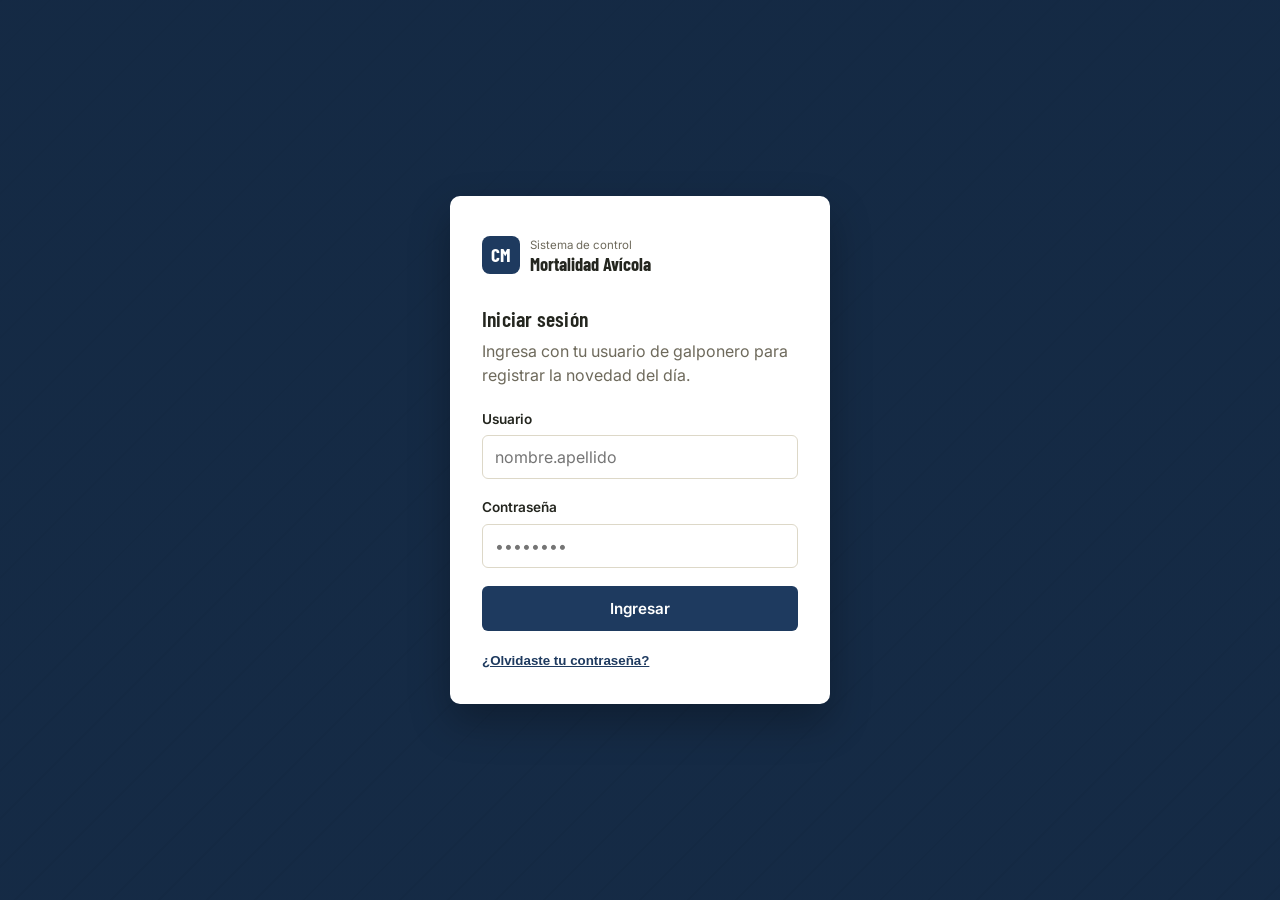
<file: index.html>
<!DOCTYPE html>
<html lang="es">
<head>
<meta charset="UTF-8" />
<meta name="viewport" content="width=device-width, initial-scale=1" />
<title>Iniciar sesión · Control de Mortalidad Avícola</title>
<link rel="preconnect" href="https://fonts.googleapis.com" />
<link href="https://fonts.googleapis.com/css2?family=Barlow+Condensed:wght@500;600;700&family=Inter:wght@400;500;600;700&display=swap" rel="stylesheet" />
<link rel="stylesheet" href="assets/css/styles.css" />
</head>
<body>

<main class="login-screen">
  <div class="login-card">
    <div class="login-brand">
      <div class="mark" aria-hidden="true">CM</div>
      <div class="brand-text">
        <p class="eyebrow">Sistema de control</p>
        <strong>Mortalidad Avícola</strong>
      </div>
    </div>

    <h1 style="font-size:1.35rem; margin-bottom:4px;">Iniciar sesión</h1>
    <p style="margin-bottom:22px;">Ingresa con tu usuario de galponero para registrar la novedad del día.</p>

    <form id="login-form" novalidate>
      <div class="field">
        <label for="usuario">Usuario</label>
        <input type="text" id="usuario" name="usuario" autocomplete="username" placeholder="nombre.apellido" required />
      </div>

      <div class="field">
        <label for="clave">Contraseña</label>
        <input type="password" id="clave" name="clave" autocomplete="current-password" placeholder="••••••••" required />
      </div>

      <button type="submit" class="btn btn-primary btn-block">Ingresar</button>
    </form>

    <div class="login-foot">
      <button type="button" class="btn-link">¿Olvidaste tu contraseña?</button>
    </div>
  </div>
</main>

<script src="assets/js/app.js"></script>
<script>
  document.getElementById("login-form").addEventListener("submit", function (e) {
    e.preventDefault();
    const usuario = document.getElementById("usuario").value.trim();
    const clave = document.getElementById("clave").value.trim();

    if (!usuario || !clave) return;

    sessionStorage.setItem("mortalidad_user", usuario);
    window.location.href = "galpones.html";
  });
</script>
</body>
</html>
</file>
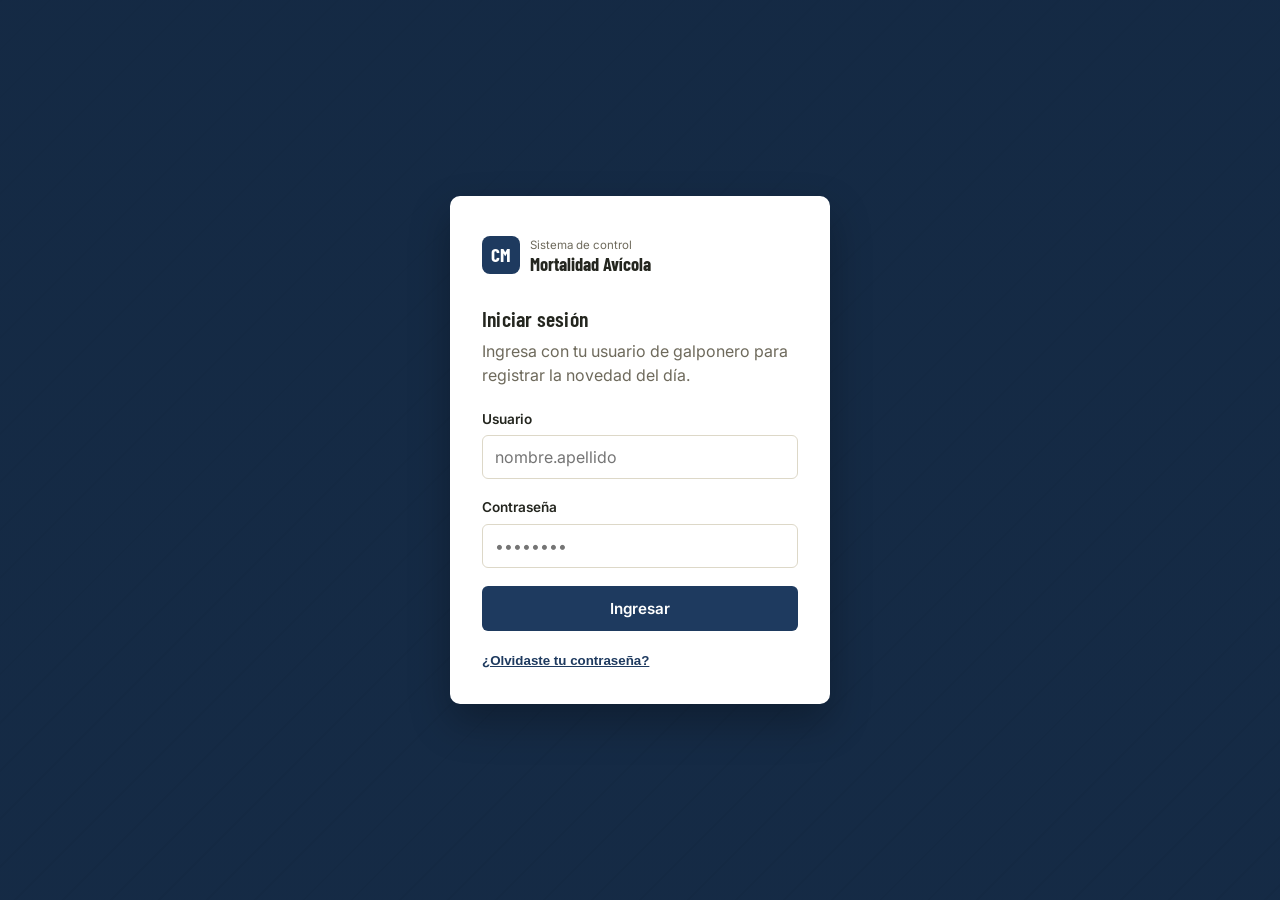
<file: galpones.html>
<!DOCTYPE html>
<html lang="es">
<head>
<meta charset="UTF-8" />
<meta name="viewport" content="width=device-width, initial-scale=1" />
<title>Galpones · Control de Mortalidad Avícola</title>
<link rel="preconnect" href="https://fonts.googleapis.com" />
<link href="https://fonts.googleapis.com/css2?family=Barlow+Condensed:wght@500;600;700&family=Inter:wght@400;500;600;700&display=swap" rel="stylesheet" />
<link rel="stylesheet" href="assets/css/styles.css" />
</head>
<body>

<div class="app-shell">
  <nav class="sidebar" aria-label="Navegación principal">
    <div class="brand">
      <div class="mark" aria-hidden="true">CM</div>
      <strong>Mortalidad<br />Avícola</strong>
    </div>

    <ul class="nav-list">
      <li><a href="galpones.html" class="active">
        <span class="ico" aria-hidden="true">
          <svg width="18" height="18" viewBox="0 0 24 24" fill="none" stroke="currentColor" stroke-width="2"><path d="M3 11l9-7 9 7"/><path d="M5 10v9a1 1 0 0 0 1 1h12a1 1 0 0 0 1-1v-9"/></svg>
        </span>
        Galpones
      </a></li>
      <li><a href="reportes.html">
        <span class="ico" aria-hidden="true">
          <svg width="18" height="18" viewBox="0 0 24 24" fill="none" stroke="currentColor" stroke-width="2"><path d="M4 19V5"/><path d="M4 19h16"/><rect x="7" y="11" width="3" height="6"/><rect x="12" y="8" width="3" height="9"/><rect x="17" y="13" width="3" height="4"/></svg>
        </span>
        Reportes
      </a></li>
    </ul>

    <div class="sidebar-foot">
      <div class="user-row">
        <div class="avatar" id="user-avatar" aria-hidden="true">U</div>
        <span id="user-name">Usuario</span>
      </div>
      <a href="#" id="logout-link">Cerrar sesión</a>
    </div>
  </nav>

  <main class="main">
    <div class="page-head">
      <div>
        <p class="eyebrow">Panel principal</p>
        <h1>Selecciona un galpón</h1>
        <p>Elige el galpón para registrar la mortalidad de hoy, 8 galpones · 28.000 aves cada uno.</p>
      </div>
    </div>

    <div class="pen-grid" id="pen-grid" role="list"></div>
  </main>
</div>

<script src="assets/js/app.js"></script>
<script>
  requireSession();

  document.getElementById("user-name").textContent = sessionStorage.getItem("mortalidad_user") || "Usuario";
  document.getElementById("user-avatar").textContent = currentUserInitial();

  document.getElementById("logout-link").addEventListener("click", function (e) {
    e.preventDefault();
    sessionStorage.removeItem("mortalidad_user");
    window.location.href = "index.html";
  });

  const grid = document.getElementById("pen-grid");
  const today = todayISO();

  PENS.forEach((pen) => {
    const todaysRecords = getRecords().filter((r) => r.penId === pen.id && r.date === today);
    const done = todaysRecords.length > 0;
    const totalToday = todaysRecords.reduce((sum, r) => sum + r.count, 0);

    const card = document.createElement("button");
    card.type = "button";
    card.className = "pen-card";
    card.setAttribute("role", "listitem");
    card.setAttribute("aria-label", `${pen.name}, ${done ? "reporte registrado" : "reporte pendiente"}`);

    card.innerHTML = `
      <div class="pen-top">
        <div>
          <div class="pen-name">${pen.name}</div>
          <div class="pen-capacity">${pen.capacity.toLocaleString("es-CO")} aves</div>
        </div>
        <span class="status-pill ${done ? "status-done" : "status-pending"}">
          <span class="dot"></span>${done ? "Registrado" : "Pendiente"}
        </span>
      </div>
      <div class="pen-count">
        ${done ? `Reportadas hoy: <strong>${totalToday}</strong>` : "Sin novedades registradas hoy"}
      </div>
    `;

    card.addEventListener("click", () => {
      window.location.href = `registro.html?galpon=${pen.id}`;
    });

    grid.appendChild(card);
  });
</script>
</body>
</html>
</file>
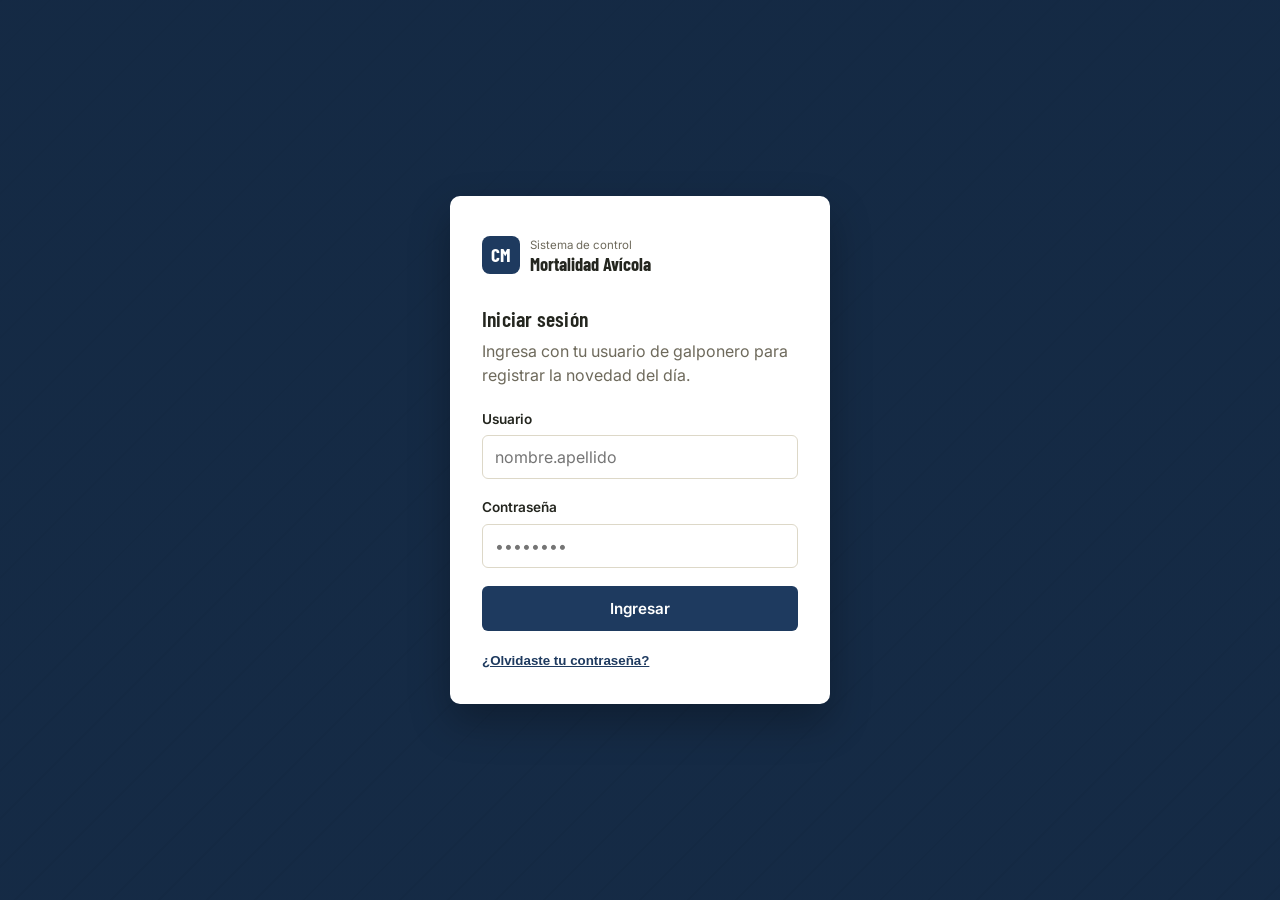
<file: registro.html>
<!DOCTYPE html>
<html lang="es">
<head>
<meta charset="UTF-8" />
<meta name="viewport" content="width=device-width, initial-scale=1" />
<title>Registro de mortalidad · Control de Mortalidad Avícola</title>
<link rel="preconnect" href="https://fonts.googleapis.com" />
<link href="https://fonts.googleapis.com/css2?family=Barlow+Condensed:wght@500;600;700&family=Inter:wght@400;500;600;700&display=swap" rel="stylesheet" />
<link rel="stylesheet" href="assets/css/styles.css" />
</head>
<body>

<div class="app-shell">
  <nav class="sidebar" aria-label="Navegación principal">
    <div class="brand">
      <div class="mark" aria-hidden="true">CM</div>
      <strong>Mortalidad<br />Avícola</strong>
    </div>

    <ul class="nav-list">
      <li><a href="galpones.html">
        <span class="ico" aria-hidden="true">
          <svg width="18" height="18" viewBox="0 0 24 24" fill="none" stroke="currentColor" stroke-width="2"><path d="M3 11l9-7 9 7"/><path d="M5 10v9a1 1 0 0 0 1 1h12a1 1 0 0 0 1-1v-9"/></svg>
        </span>
        Galpones
      </a></li>
      <li><a href="reportes.html">
        <span class="ico" aria-hidden="true">
          <svg width="18" height="18" viewBox="0 0 24 24" fill="none" stroke="currentColor" stroke-width="2"><path d="M4 19V5"/><path d="M4 19h16"/><rect x="7" y="11" width="3" height="6"/><rect x="12" y="8" width="3" height="9"/><rect x="17" y="13" width="3" height="4"/></svg>
        </span>
        Reportes
      </a></li>
    </ul>

    <div class="sidebar-foot">
      <div class="user-row">
        <div class="avatar" id="user-avatar" aria-hidden="true">U</div>
        <span id="user-name">Usuario</span>
      </div>
      <a href="#" id="logout-link">Cerrar sesión</a>
    </div>
  </nav>

  <main class="main">
    <div class="page-head">
      <div>
        <p class="eyebrow">Registro diario</p>
        <h1 id="pen-title">Registro de mortalidad</h1>
        <p id="pen-sub">Completa la novedad del día para este galpón.</p>
      </div>
      <a href="galpones.html" class="btn btn-ghost">Volver a galpones</a>
    </div>

    <form id="record-form" class="form-card" novalidate>
      <div class="field">
        <label for="fecha">Fecha</label>
        <input type="date" id="fecha" name="fecha" required />
      </div>

      <div class="mortality-field" id="mortality-field">
        <label for="cantidad">Cantidad de pollos muertos</label>
        <div class="count-row">
          <button type="button" class="stepper-btn" id="btn-minus" aria-label="Restar uno">−</button>
          <input type="number" id="cantidad" name="cantidad" min="0" step="1" value="0" inputmode="numeric" required />
          <button type="button" class="stepper-btn" id="btn-plus" aria-label="Sumar uno">+</button>
        </div>
        <p class="hint">Registra el conteo total de aves muertas encontradas hoy en este galpón.</p>
        <span class="error-msg" id="cantidad-error" hidden>Ingresa un valor de 0 o mayor.</span>
      </div>

      <div class="field">
        <label for="observaciones">Observaciones <span style="font-weight:400; color:var(--color-muted);">(opcional)</span></label>
        <textarea id="observaciones" name="observaciones" placeholder="Ej: posible foco de enfermedad en el sector norte del galpón..."></textarea>
      </div>

      <div class="form-actions">
        <button type="submit" class="btn btn-primary">Guardar registro</button>
        <a href="galpones.html" class="btn btn-ghost">Cancelar</a>
      </div>
    </form>
  </main>
</div>

<div class="toast" id="toast">Registro guardado correctamente</div>

<script src="assets/js/app.js"></script>
<script>
  requireSession();

  document.getElementById("user-name").textContent = sessionStorage.getItem("mortalidad_user") || "Usuario";
  document.getElementById("user-avatar").textContent = currentUserInitial();

  document.getElementById("logout-link").addEventListener("click", function (e) {
    e.preventDefault();
    sessionStorage.removeItem("mortalidad_user");
    window.location.href = "index.html";
  });

  const params = new URLSearchParams(window.location.search);
  const penId = parseInt(params.get("galpon"), 10) || 1;
  const pen = PENS.find((p) => p.id === penId) || PENS[0];

  document.getElementById("pen-title").textContent = `Registro de mortalidad — ${pen.name}`;
  document.getElementById("pen-sub").textContent = `${pen.capacity.toLocaleString("es-CO")} aves · reporte diario`;
  document.getElementById("fecha").value = todayISO();

  const cantidadInput = document.getElementById("cantidad");
  document.getElementById("btn-plus").addEventListener("click", () => {
    cantidadInput.value = (parseInt(cantidadInput.value, 10) || 0) + 1;
  });
  document.getElementById("btn-minus").addEventListener("click", () => {
    cantidadInput.value = Math.max(0, (parseInt(cantidadInput.value, 10) || 0) - 1);
  });

  document.getElementById("record-form").addEventListener("submit", function (e) {
    e.preventDefault();

    const cantidad = parseInt(cantidadInput.value, 10);
    const field = document.getElementById("mortality-field");
    const error = document.getElementById("cantidad-error");

    if (isNaN(cantidad) || cantidad < 0) {
      field.classList.add("field-error");
      error.hidden = false;
      return;
    }
    field.classList.remove("field-error");
    error.hidden = true;

    saveRecord({
      penId: pen.id,
      penName: pen.name,
      date: document.getElementById("fecha").value,
      count: cantidad,
      notes: document.getElementById("observaciones").value.trim(),
      registeredBy: sessionStorage.getItem("mortalidad_user") || "usuario",
      timestamp: new Date().toISOString(),
    });

    const toast = document.getElementById("toast");
    toast.classList.add("show");

    setTimeout(() => {
      window.location.href = "reportes.html";
    }, 900);
  });
</script>
</body>
</html>
</file>
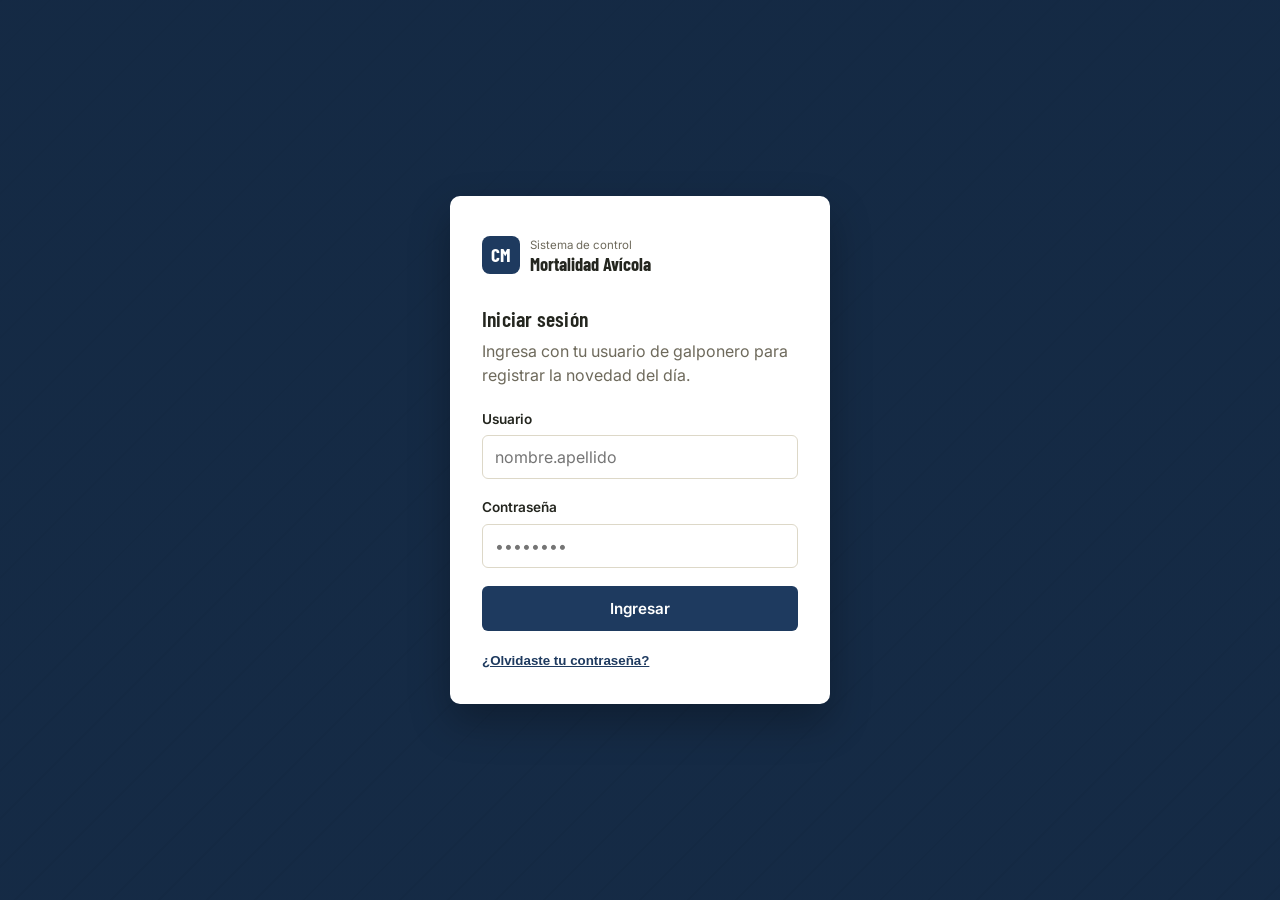
<file: reportes.html>
<!DOCTYPE html>
<html lang="es">
<head>
<meta charset="UTF-8" />
<meta name="viewport" content="width=device-width, initial-scale=1" />
<title>Reportes · Control de Mortalidad Avícola</title>
<link rel="preconnect" href="https://fonts.googleapis.com" />
<link href="https://fonts.googleapis.com/css2?family=Barlow+Condensed:wght@500;600;700&family=Inter:wght@400;500;600;700&display=swap" rel="stylesheet" />
<link rel="stylesheet" href="assets/css/styles.css" />
</head>
<body>

<div class="app-shell">
  <nav class="sidebar" aria-label="Navegación principal">
    <div class="brand">
      <div class="mark" aria-hidden="true">CM</div>
      <strong>Mortalidad<br />Avícola</strong>
    </div>

    <ul class="nav-list">
      <li><a href="galpones.html">
        <span class="ico" aria-hidden="true">
          <svg width="18" height="18" viewBox="0 0 24 24" fill="none" stroke="currentColor" stroke-width="2"><path d="M3 11l9-7 9 7"/><path d="M5 10v9a1 1 0 0 0 1 1h12a1 1 0 0 0 1-1v-9"/></svg>
        </span>
        Galpones
      </a></li>
      <li><a href="reportes.html" class="active">
        <span class="ico" aria-hidden="true">
          <svg width="18" height="18" viewBox="0 0 24 24" fill="none" stroke="currentColor" stroke-width="2"><path d="M4 19V5"/><path d="M4 19h16"/><rect x="7" y="11" width="3" height="6"/><rect x="12" y="8" width="3" height="9"/><rect x="17" y="13" width="3" height="4"/></svg>
        </span>
        Reportes
      </a></li>
    </ul>

    <div class="sidebar-foot">
      <div class="user-row">
        <div class="avatar" id="user-avatar" aria-hidden="true">U</div>
        <span id="user-name">Usuario</span>
      </div>
      <a href="#" id="logout-link">Cerrar sesión</a>
    </div>
  </nav>

  <main class="main">
    <div class="page-head">
      <div>
        <p class="eyebrow">Histórico</p>
        <h1>Reportes de mortalidad</h1>
        <p>Resumen acumulado de todos los registros guardados en este equipo.</p>
      </div>
      <a href="galpones.html" class="btn btn-primary">Nuevo registro</a>
    </div>

    <div class="summary-row" id="summary-row"></div>

    <div class="report-layout">
      <div class="panel">
        <h2>Detalle por registro</h2>
        <div id="table-wrap"></div>
      </div>

      <div class="panel">
        <h2>Mortalidad acumulada por galpón</h2>
        <div class="bar-chart" id="bar-chart"></div>
      </div>
    </div>
  </main>
</div>

<script src="assets/js/app.js"></script>
<script>
  requireSession();

  document.getElementById("user-name").textContent = sessionStorage.getItem("mortalidad_user") || "Usuario";
  document.getElementById("user-avatar").textContent = currentUserInitial();

  document.getElementById("logout-link").addEventListener("click", function (e) {
    e.preventDefault();
    sessionStorage.removeItem("mortalidad_user");
    window.location.href = "index.html";
  });

  const records = getRecords().slice().sort((a, b) => (a.timestamp < b.timestamp ? 1 : -1));

  /* ---- Tarjetas resumen ---- */
  const totalCount = records.reduce((sum, r) => sum + r.count, 0);
  const today = todayISO();
  const todayCount = records.filter((r) => r.date === today).reduce((sum, r) => sum + r.count, 0);
  const pensReportedToday = new Set(records.filter((r) => r.date === today).map((r) => r.penId)).size;

  document.getElementById("summary-row").innerHTML = `
    <div class="summary-card alert">
      <div class="label">Mortalidad de hoy</div>
      <div class="value">${todayCount}</div>
    </div>
    <div class="summary-card">
      <div class="label">Mortalidad acumulada</div>
      <div class="value">${totalCount}</div>
    </div>
    <div class="summary-card">
      <div class="label">Galpones reportados hoy</div>
      <div class="value">${pensReportedToday} / ${PENS.length}</div>
    </div>
  `;

  /* ---- Tabla ---- */
  const tableWrap = document.getElementById("table-wrap");

  if (records.length === 0) {
    tableWrap.innerHTML = `<p class="empty-state">Todavía no hay registros guardados. Ve a <strong>Galpones</strong> y registra la primera novedad del día.</p>`;
  } else {
    const rows = records
      .slice(0, 12)
      .map(
        (r) => `
        <tr>
          <td>${r.penName}</td>
          <td>${formatDate(r.date)}</td>
          <td class="num">${r.count}</td>
        </tr>`
      )
      .join("");

    tableWrap.innerHTML = `
      <table class="report-table">
        <thead>
          <tr><th>Galpón</th><th>Fecha</th><th>Cantidad</th></tr>
        </thead>
        <tbody>${rows}</tbody>
      </table>
    `;
  }

  /* ---- Gráfico de barras por galpón ---- */
  const totalsByPen = PENS.map((pen) => ({
    pen,
    total: records.filter((r) => r.penId === pen.id).reduce((sum, r) => sum + r.count, 0),
  }));

  const maxTotal = Math.max(1, ...totalsByPen.map((t) => t.total));
  const chart = document.getElementById("bar-chart");

  chart.innerHTML = totalsByPen
    .map((t) => {
      const heightPct = Math.round((t.total / maxTotal) * 100);
      const isMax = t.total === maxTotal && t.total > 0;
      return `
        <div class="bar-col ${isMax ? "is-max" : ""}">
          <div class="bar" style="height:${Math.max(heightPct, 2)}%;" title="${t.pen.name}: ${t.total}"></div>
          <div class="bar-label">${t.pen.id}</div>
        </div>`;
    })
    .join("");
</script>
</body>
</html>
</file>
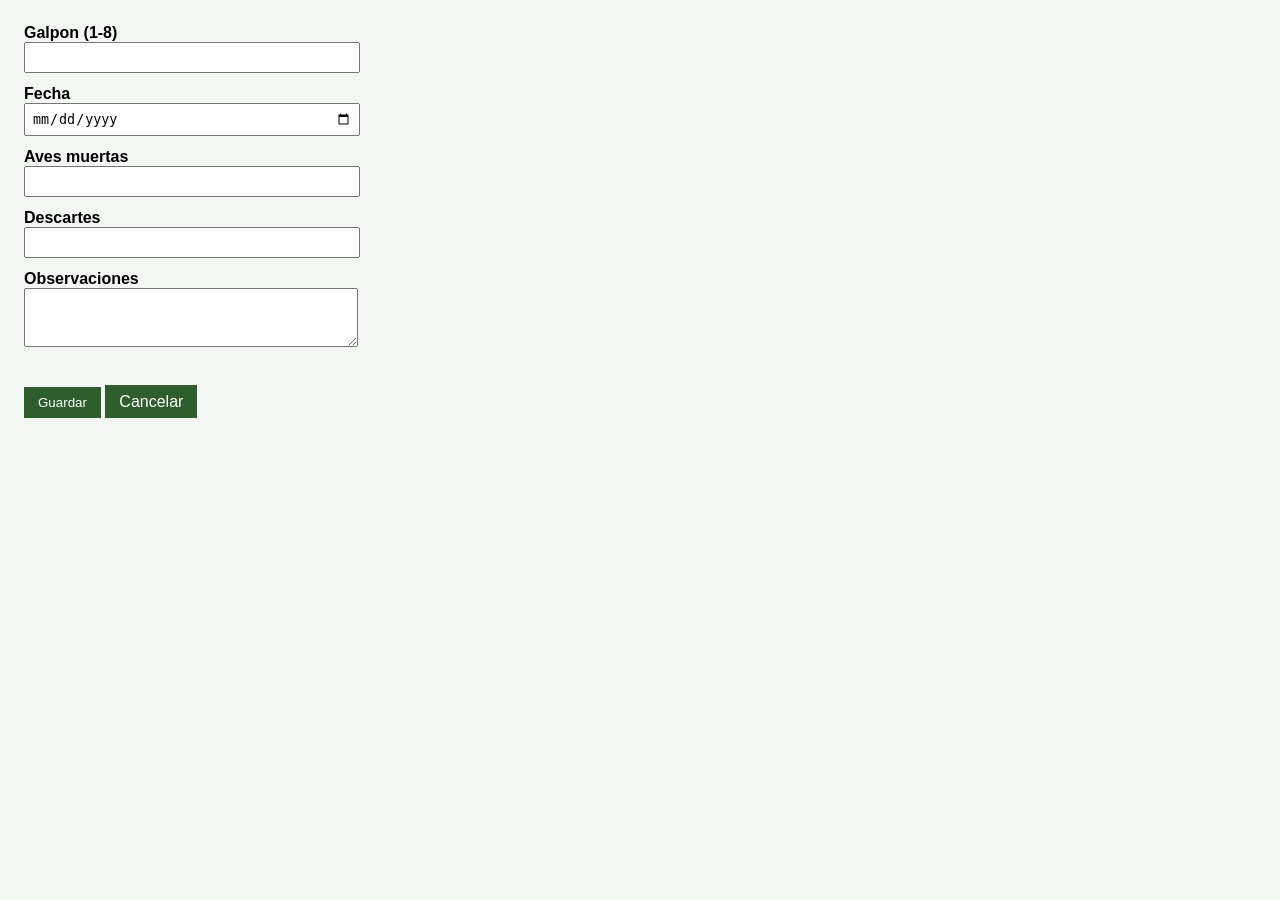
<file: JAIDER_NINO_AA3_EV01/src/main/resources/templates/formulario.html>
<!DOCTYPE html>
<html lang="es" xmlns:th="http://www.thymeleaf.org">
<head>
    <meta charset="UTF-8">
    <title>Registro de mortalidad</title>
    <style>
        body { font-family: Arial, sans-serif; margin: 24px; background: #f4f6f4; }
        h1 { color: #2e5e2e; }
        label { display: block; margin-top: 12px; font-weight: bold; }
        input, textarea { padding: 6px; width: 320px; }
        .boton { background: #2e5e2e; color: #fff; padding: 8px 14px; border: 0; text-decoration: none; cursor: pointer; }
        .error { color: #b00020; display: block; }
    </style>
</head>
<body>
    <h1 th:text="${registro.id == null} ? 'Nuevo registro de mortalidad' : 'Editar registro #' + ${registro.id}"></h1>

    <form method="post" th:action="@{/guardar}" th:object="${registro}">
        <input type="hidden" th:field="*{id}">

        <label for="galpon">Galpon (1-8)</label>
        <input type="number" id="galpon" th:field="*{galpon}">
        <span class="error" th:if="${#fields.hasErrors('galpon')}" th:errors="*{galpon}"></span>

        <label for="fecha">Fecha</label>
        <input type="date" id="fecha" th:field="*{fecha}">
        <span class="error" th:if="${#fields.hasErrors('fecha')}" th:errors="*{fecha}"></span>

        <label for="avesMuertas">Aves muertas</label>
        <input type="number" id="avesMuertas" th:field="*{avesMuertas}">
        <span class="error" th:if="${#fields.hasErrors('avesMuertas')}" th:errors="*{avesMuertas}"></span>

        <label for="descartes">Descartes</label>
        <input type="number" id="descartes" th:field="*{descartes}">
        <span class="error" th:if="${#fields.hasErrors('descartes')}" th:errors="*{descartes}"></span>

        <label for="observaciones">Observaciones</label>
        <textarea id="observaciones" rows="3" th:field="*{observaciones}"></textarea>
        <span class="error" th:if="${#fields.hasErrors('observaciones')}" th:errors="*{observaciones}"></span>

        <br><br>
        <button class="boton" type="submit">Guardar</button>
        <a class="boton" th:href="@{/}">Cancelar</a>
    </form>
</body>
</html>
</file>
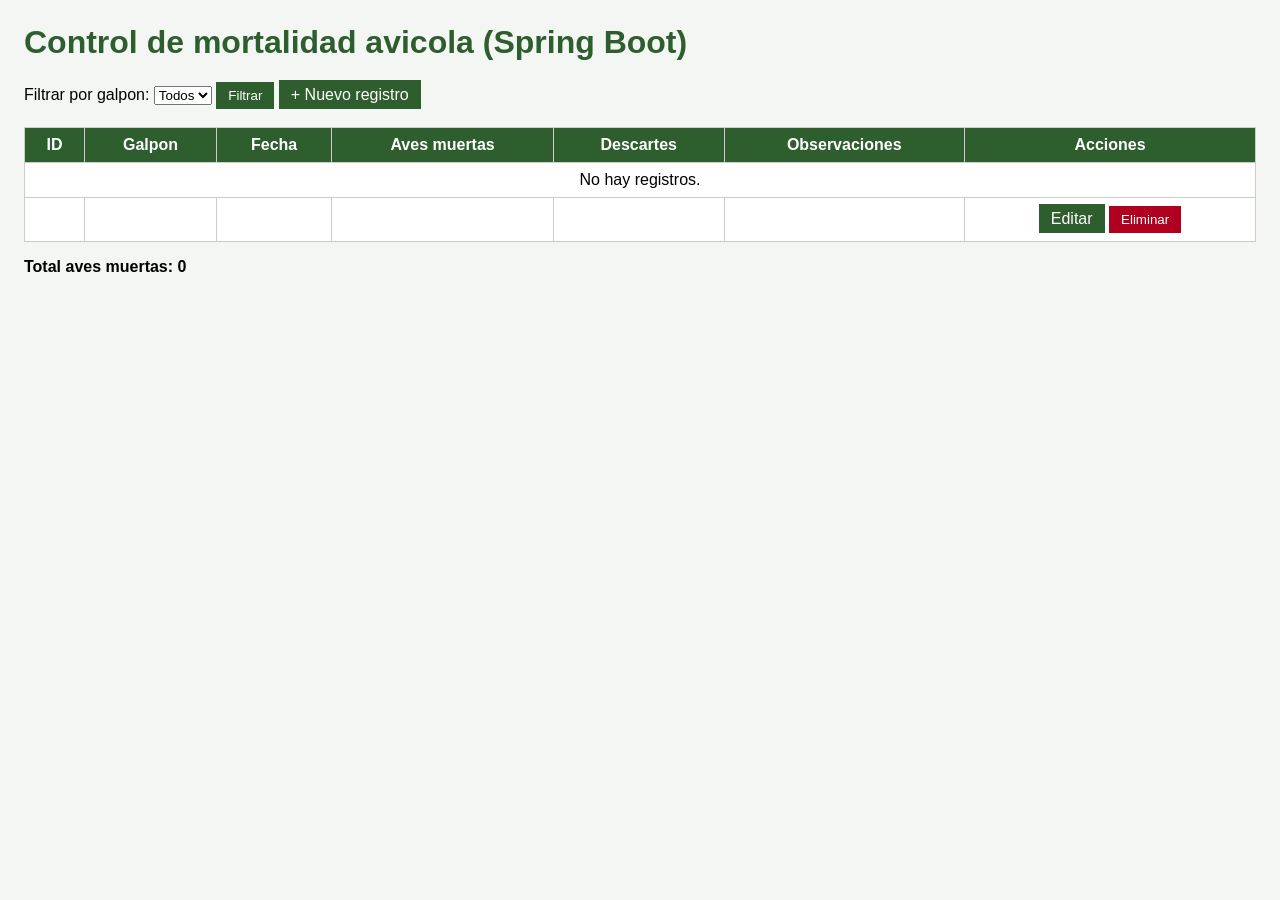
<file: JAIDER_NINO_AA3_EV01/src/main/resources/templates/listado.html>
<!DOCTYPE html>
<html lang="es" xmlns:th="http://www.thymeleaf.org">
<head>
    <meta charset="UTF-8">
    <title>Control de mortalidad avicola</title>
    <style>
        body { font-family: Arial, sans-serif; margin: 24px; background: #f4f6f4; }
        h1 { color: #2e5e2e; }
        table { border-collapse: collapse; width: 100%; background: #fff; }
        th, td { border: 1px solid #ccc; padding: 8px; text-align: center; }
        th { background: #2e5e2e; color: #fff; }
        .ok { color: #1b6e1b; } .error { color: #b00020; }
        .boton { background: #2e5e2e; color: #fff; padding: 6px 12px; border: 0; text-decoration: none; cursor: pointer; }
        .peligro { background: #b00020; }
        form.en-linea { display: inline; }
    </style>
</head>
<body>
    <h1>Control de mortalidad avicola (Spring Boot)</h1>

    <p class="ok" th:if="${mensaje}" th:text="${mensaje}"></p>
    <p class="error" th:if="${error}" th:text="${error}"></p>

    <form method="get" th:action="@{/}">
        <label for="galpon">Filtrar por galpon:</label>
        <select name="galpon" id="galpon">
            <option value="">Todos</option>
            <option th:each="n : ${#numbers.sequence(1, 8)}" th:value="${n}" th:text="${n}"
                    th:selected="${n == galponFiltro}"></option>
        </select>
        <button class="boton" type="submit">Filtrar</button>
        <a class="boton" th:href="@{/nuevo}">+ Nuevo registro</a>
    </form>
    <br>

    <table>
        <tr>
            <th>ID</th><th>Galpon</th><th>Fecha</th><th>Aves muertas</th>
            <th>Descartes</th><th>Observaciones</th><th>Acciones</th>
        </tr>
        <tr th:if="${#lists.isEmpty(registros)}"><td colspan="7">No hay registros.</td></tr>
        <tr th:each="r : ${registros}">
            <td th:text="${r.id}"></td>
            <td th:text="${r.galpon}"></td>
            <td th:text="${r.fecha}"></td>
            <td th:text="${r.avesMuertas}"></td>
            <td th:text="${r.descartes}"></td>
            <td th:text="${r.observaciones}"></td>
            <td>
                <a class="boton" th:href="@{/editar/{id}(id=${r.id})}">Editar</a>
                <form class="en-linea" method="post" th:action="@{/eliminar/{id}(id=${r.id})}"
                      onsubmit="return confirm('Eliminar este registro?');">
                    <button class="boton peligro" type="submit">Eliminar</button>
                </form>
            </td>
        </tr>
    </table>
    <p><strong>Total aves muertas: <span th:text="${#aggregates.sum(registros.![avesMuertas])} ?: 0">0</span></strong></p>
</body>
</html>
</file>
<file: assets/css/styles.css>
/* ============================================================
   Control de Mortalidad Avícola — sistema de diseño
   ============================================================ */

:root {
  /* Color */
  --color-bg: #f5f3ec;
  --color-surface: #ffffff;
  --color-ink: #24261f;
  --color-muted: #6e6a5c;
  --color-border: #ddd8c8;

  --color-primary: #1e3a5f;
  --color-primary-light: #3b5a82;
  --color-primary-dim: #142943;

  --color-alert: #b03a2e;   /* reservado para el dato de mortalidad */
  --color-alert-bg: #fbebe8;

  --color-warn: #c98a2c;    /* estado: pendiente */
  --color-warn-bg: #faf1de;

  --color-ok: #5c8a52;      /* estado: registrado */
  --color-ok-bg: #edf3ea;

  /* Type */
  --font-display: "Barlow Condensed", "Arial Narrow", sans-serif;
  --font-body: "Inter", -apple-system, BlinkMacSystemFont, "Segoe UI", sans-serif;

  /* Layout */
  --sidebar-w: 232px;
  --radius: 6px;
  --shadow-card: 0 1px 2px rgba(36, 38, 31, 0.06);
}

* { box-sizing: border-box; }

html, body {
  margin: 0;
  padding: 0;
  background: var(--color-bg);
  color: var(--color-ink);
  font-family: var(--font-body);
  font-size: 16px;
  line-height: 1.5;
}

h1, h2, h3 {
  font-family: var(--font-display);
  font-weight: 600;
  letter-spacing: 0.01em;
  margin: 0 0 4px;
  color: var(--color-ink);
}

h1 { font-size: 2rem; }
h2 { font-size: 1.375rem; }
h3 { font-size: 1.05rem; }

p { margin: 0 0 12px; color: var(--color-muted); }

a { color: inherit; }

/* Foco visible siempre — accesibilidad de teclado */
a:focus-visible,
button:focus-visible,
input:focus-visible,
textarea:focus-visible,
[tabindex]:focus-visible {
  outline: 3px solid var(--color-primary-light);
  outline-offset: 2px;
}

@media (prefers-reduced-motion: reduce) {
  * { transition: none !important; animation: none !important; }
}

/* ---------- Botones ---------- */
.btn {
  font-family: var(--font-body);
  font-weight: 600;
  font-size: 0.95rem;
  padding: 12px 20px;
  border-radius: var(--radius);
  border: 1px solid transparent;
  cursor: pointer;
  display: inline-flex;
  align-items: center;
  justify-content: center;
  gap: 8px;
  min-height: 44px; /* objetivo táctil */
  transition: background-color 0.15s ease, border-color 0.15s ease;
}

.btn-primary {
  background: var(--color-primary);
  color: #fff;
}
.btn-primary:hover { background: var(--color-primary-dim); }

.btn-block { width: 100%; }

.btn-ghost {
  background: transparent;
  border-color: var(--color-border);
  color: var(--color-ink);
}
.btn-ghost:hover { border-color: var(--color-primary-light); }

.btn-link {
  background: none;
  border: none;
  color: var(--color-primary);
  font-weight: 600;
  padding: 4px 0;
  min-height: auto;
  text-decoration: underline;
}

/* ---------- Formularios ---------- */
.field { margin-bottom: 18px; }

.field label {
  display: block;
  font-weight: 600;
  font-size: 0.85rem;
  margin-bottom: 6px;
  color: var(--color-ink);
}

.field .hint {
  font-size: 0.8rem;
  color: var(--color-muted);
  margin-top: 4px;
}

.field input,
.field textarea,
.field select {
  width: 100%;
  font-family: var(--font-body);
  font-size: 1rem;
  padding: 11px 12px;
  border: 1px solid var(--color-border);
  border-radius: var(--radius);
  background: var(--color-surface);
  color: var(--color-ink);
}

.field input:focus,
.field textarea:focus,
.field select:focus {
  border-color: var(--color-primary-light);
}

.field textarea { resize: vertical; min-height: 84px; }

.field-error input,
.field-error textarea { border-color: var(--color-alert); }
.field-error .error-msg {
  color: var(--color-alert);
  font-size: 0.8rem;
  margin-top: 4px;
  display: block;
}

/* ---------- Login ---------- */
.login-screen {
  min-height: 100vh;
  display: grid;
  place-items: center;
  background:
    linear-gradient(180deg, rgba(20,41,67,0.94), rgba(20,41,67,0.88)),
    repeating-linear-gradient(135deg, #142943 0 2px, #1c3555 2px 34px);
  padding: 24px;
}

.login-card {
  width: 100%;
  max-width: 380px;
  background: var(--color-surface);
  border-radius: 10px;
  padding: 40px 32px 32px;
  box-shadow: 0 18px 40px rgba(0,0,0,0.28);
}

.login-brand {
  display: flex;
  align-items: center;
  gap: 10px;
  margin-bottom: 28px;
}

.login-brand .mark {
  width: 38px;
  height: 38px;
  border-radius: 8px;
  background: var(--color-primary);
  display: grid;
  place-items: center;
  color: #fff;
  font-family: var(--font-display);
  font-weight: 700;
  font-size: 1.2rem;
  flex-shrink: 0;
}

.login-brand .brand-text .eyebrow {
  font-size: 0.72rem;
  color: var(--color-muted);
  margin: 0;
}
.login-brand .brand-text strong {
  display: block;
  font-family: var(--font-display);
  font-size: 1.15rem;
  line-height: 1.1;
}

.login-foot {
  margin-top: 18px;
  display: flex;
  justify-content: space-between;
  align-items: center;
  font-size: 0.85rem;
}

/* ---------- Layout con panel lateral ---------- */
.app-shell {
  display: flex;
  min-height: 100vh;
}

.sidebar {
  width: var(--sidebar-w);
  flex-shrink: 0;
  background: var(--color-primary);
  color: #eef1ea;
  display: flex;
  flex-direction: column;
  padding: 22px 14px;
  position: sticky;
  top: 0;
  height: 100vh;
}

.sidebar .brand {
  display: flex;
  align-items: center;
  gap: 10px;
  padding: 0 8px 22px;
  margin-bottom: 10px;
  border-bottom: 1px solid rgba(255,255,255,0.14);
}

.sidebar .brand .mark {
  width: 32px;
  height: 32px;
  border-radius: 7px;
  background: #eef1ea;
  color: var(--color-primary);
  display: grid;
  place-items: center;
  font-family: var(--font-display);
  font-weight: 700;
  font-size: 1rem;
  flex-shrink: 0;
}

.sidebar .brand strong {
  font-family: var(--font-display);
  font-size: 1.05rem;
  line-height: 1.15;
}

.nav-list {
  list-style: none;
  margin: 0;
  padding: 0;
  display: flex;
  flex-direction: column;
  gap: 2px;
}

.nav-list a {
  display: flex;
  align-items: center;
  gap: 12px;
  text-decoration: none;
  color: rgba(238,241,234,0.78);
  font-weight: 600;
  font-size: 0.92rem;
  padding: 11px 12px;
  border-radius: var(--radius);
  border-left: 3px solid transparent;
}

.nav-list a .ico {
  width: 20px;
  height: 20px;
  flex-shrink: 0;
  display: grid;
  place-items: center;
}

.nav-list a:hover {
  background: rgba(255,255,255,0.06);
  color: #fff;
}

.nav-list a.active {
  background: rgba(255,255,255,0.1);
  color: #fff;
  border-left-color: var(--color-warn);
}

.sidebar-foot {
  margin-top: auto;
  padding-top: 16px;
  border-top: 1px solid rgba(255,255,255,0.14);
  font-size: 0.82rem;
  color: rgba(238,241,234,0.7);
}

.sidebar-foot .user-row {
  display: flex;
  align-items: center;
  gap: 10px;
  margin-bottom: 10px;
}

.sidebar-foot .avatar {
  width: 30px;
  height: 30px;
  border-radius: 50%;
  background: rgba(255,255,255,0.16);
  display: grid;
  place-items: center;
  font-weight: 700;
  font-size: 0.85rem;
  color: #fff;
  flex-shrink: 0;
}

.sidebar-foot a { color: rgba(238,241,234,0.7); text-decoration: none; }
.sidebar-foot a:hover { color: #fff; text-decoration: underline; }

.main {
  flex: 1;
  min-width: 0;
  padding: 34px 40px 60px;
}

.page-head {
  display: flex;
  justify-content: space-between;
  align-items: flex-end;
  gap: 20px;
  margin-bottom: 26px;
  padding-bottom: 18px;
  border-bottom: 1px solid var(--color-border);
}

.page-head .eyebrow {
  font-size: 0.78rem;
  font-weight: 600;
  color: var(--color-primary-light);
  margin-bottom: 4px;
}

/* ---------- Galpones ---------- */
.pen-grid {
  display: grid;
  grid-template-columns: repeat(auto-fill, minmax(250px, 1fr));
  gap: 16px;
  max-width: 980px;
}

.pen-card {
  background: var(--color-surface);
  border: 1px solid var(--color-border);
  border-radius: var(--radius);
  padding: 18px;
  text-align: left;
  cursor: pointer;
  display: flex;
  flex-direction: column;
  gap: 10px;
  font-family: var(--font-body);
  box-shadow: var(--shadow-card);
  transition: border-color 0.15s ease, transform 0.1s ease;
}

.pen-card:hover {
  border-color: var(--color-primary-light);
  transform: translateY(-1px);
}

.pen-card .pen-top {
  display: flex;
  justify-content: space-between;
  align-items: flex-start;
}

.pen-card .pen-name {
  font-family: var(--font-display);
  font-size: 1.3rem;
  font-weight: 600;
}

.pen-card .pen-capacity {
  color: var(--color-muted);
  font-size: 0.86rem;
}

.status-pill {
  display: inline-flex;
  align-items: center;
  gap: 6px;
  font-size: 0.78rem;
  font-weight: 600;
  padding: 4px 10px 4px 8px;
  border-radius: 999px;
  white-space: nowrap;
}

.status-pill .dot {
  width: 7px;
  height: 7px;
  border-radius: 50%;
}

.status-pending { background: var(--color-warn-bg); color: #8a5c14; }
.status-pending .dot { background: var(--color-warn); }

.status-done { background: var(--color-ok-bg); color: #3c5c35; }
.status-done .dot { background: var(--color-ok); }

.pen-card .pen-count {
  font-size: 0.85rem;
  color: var(--color-muted);
}

.pen-card .pen-count strong { color: var(--color-ink); }

/* ---------- Registro de mortalidad ---------- */
.form-card {
  background: var(--color-surface);
  border: 1px solid var(--color-border);
  border-radius: var(--radius);
  padding: 28px;
  max-width: 520px;
  box-shadow: var(--shadow-card);
}

.mortality-field {
  background: var(--color-alert-bg);
  border: 1px solid rgba(176,58,46,0.25);
  border-radius: var(--radius);
  padding: 16px;
  margin-bottom: 18px;
}

.mortality-field label {
  color: #7c281e;
  font-weight: 700;
  font-size: 0.85rem;
  display: block;
  margin-bottom: 8px;
}

.mortality-field .count-row {
  display: flex;
  align-items: center;
  gap: 12px;
}

.mortality-field input {
  border: 1px solid rgba(176,58,46,0.35);
  font-family: var(--font-display);
  font-size: 2.1rem;
  font-weight: 600;
  color: var(--color-alert);
  padding: 6px 12px;
  width: 130px;
  text-align: center;
  background: #fff;
  border-radius: var(--radius);
}

.stepper-btn {
  width: 44px;
  height: 44px;
  border-radius: var(--radius);
  border: 1px solid rgba(176,58,46,0.35);
  background: #fff;
  color: var(--color-alert);
  font-size: 1.4rem;
  font-weight: 700;
  cursor: pointer;
  line-height: 1;
}
.stepper-btn:hover { background: var(--color-alert-bg); }

.mortality-field .hint { color: #8a4a41; }

.form-actions {
  display: flex;
  gap: 12px;
  margin-top: 22px;
}

.toast {
  position: fixed;
  bottom: 24px;
  left: 50%;
  transform: translateX(-50%) translateY(10px);
  background: var(--color-primary);
  color: #fff;
  padding: 13px 22px;
  border-radius: var(--radius);
  font-weight: 600;
  font-size: 0.92rem;
  box-shadow: 0 10px 30px rgba(0,0,0,0.25);
  opacity: 0;
  pointer-events: none;
  transition: opacity 0.2s ease, transform 0.2s ease;
}

.toast.show {
  opacity: 1;
  transform: translateX(-50%) translateY(0);
}

/* ---------- Reportes ---------- */
.summary-row {
  display: grid;
  grid-template-columns: repeat(auto-fit, minmax(160px, 1fr));
  gap: 14px;
  max-width: 780px;
  margin-bottom: 30px;
}

.summary-card {
  background: var(--color-surface);
  border: 1px solid var(--color-border);
  border-radius: var(--radius);
  padding: 16px 18px;
}

.summary-card .label {
  font-size: 0.78rem;
  color: var(--color-muted);
  font-weight: 600;
  margin-bottom: 6px;
}

.summary-card .value {
  font-family: var(--font-display);
  font-size: 1.9rem;
  font-weight: 600;
}

.summary-card.alert .value { color: var(--color-alert); }

.report-layout {
  display: grid;
  grid-template-columns: 1.2fr 1fr;
  gap: 24px;
  align-items: start;
  max-width: 980px;
}

@media (max-width: 900px) {
  .report-layout { grid-template-columns: 1fr; }
}

.panel {
  background: var(--color-surface);
  border: 1px solid var(--color-border);
  border-radius: var(--radius);
  padding: 20px;
  box-shadow: var(--shadow-card);
}

.panel h2 { margin-bottom: 14px; }

table.report-table {
  width: 100%;
  border-collapse: collapse;
  font-size: 0.9rem;
}

.report-table th {
  text-align: left;
  font-size: 0.76rem;
  color: var(--color-muted);
  font-weight: 600;
  padding: 8px 10px;
  border-bottom: 1px solid var(--color-border);
}

.report-table td {
  padding: 10px 10px;
  border-bottom: 1px solid var(--color-border);
}

.report-table td.num { font-weight: 600; }

.empty-state {
  color: var(--color-muted);
  font-size: 0.9rem;
  padding: 18px 4px;
}

.bar-chart {
  display: flex;
  align-items: flex-end;
  gap: 14px;
  height: 190px;
  padding: 0 4px;
  border-bottom: 1px solid var(--color-border);
}

.bar-chart .bar-col {
  flex: 1;
  display: flex;
  flex-direction: column;
  align-items: center;
  justify-content: flex-end;
  height: 100%;
  gap: 8px;
}

.bar-chart .bar {
  width: 100%;
  max-width: 34px;
  background: var(--color-primary-light);
  border-radius: 3px 3px 0 0;
  min-height: 3px;
}

.bar-chart .bar-col.is-max .bar { background: var(--color-alert); }

.bar-chart .bar-label {
  font-size: 0.72rem;
  color: var(--color-muted);
  text-align: center;
}

/* ---------- Responsive: panel lateral -> barra inferior ---------- */
@media (max-width: 780px) {
  .app-shell { flex-direction: column; }

  .sidebar {
    position: fixed;
    bottom: 0;
    left: 0;
    right: 0;
    top: auto;
    height: auto;
    width: 100%;
    flex-direction: row;
    align-items: center;
    padding: 8px 10px;
    z-index: 20;
    box-shadow: 0 -6px 18px rgba(0,0,0,0.18);
  }

  .sidebar .brand,
  .sidebar-foot { display: none; }

  .nav-list {
    flex-direction: row;
    width: 100%;
    justify-content: space-around;
  }

  .nav-list a {
    flex-direction: column;
    gap: 3px;
    font-size: 0.68rem;
    padding: 6px 8px;
    border-left: none;
    border-top: 3px solid transparent;
    text-align: center;
  }

  .nav-list a.active {
    border-top-color: var(--color-warn);
  }

  .main { padding: 24px 18px 100px; }

  .page-head { flex-direction: column; align-items: flex-start; gap: 10px; }
}
</file>
